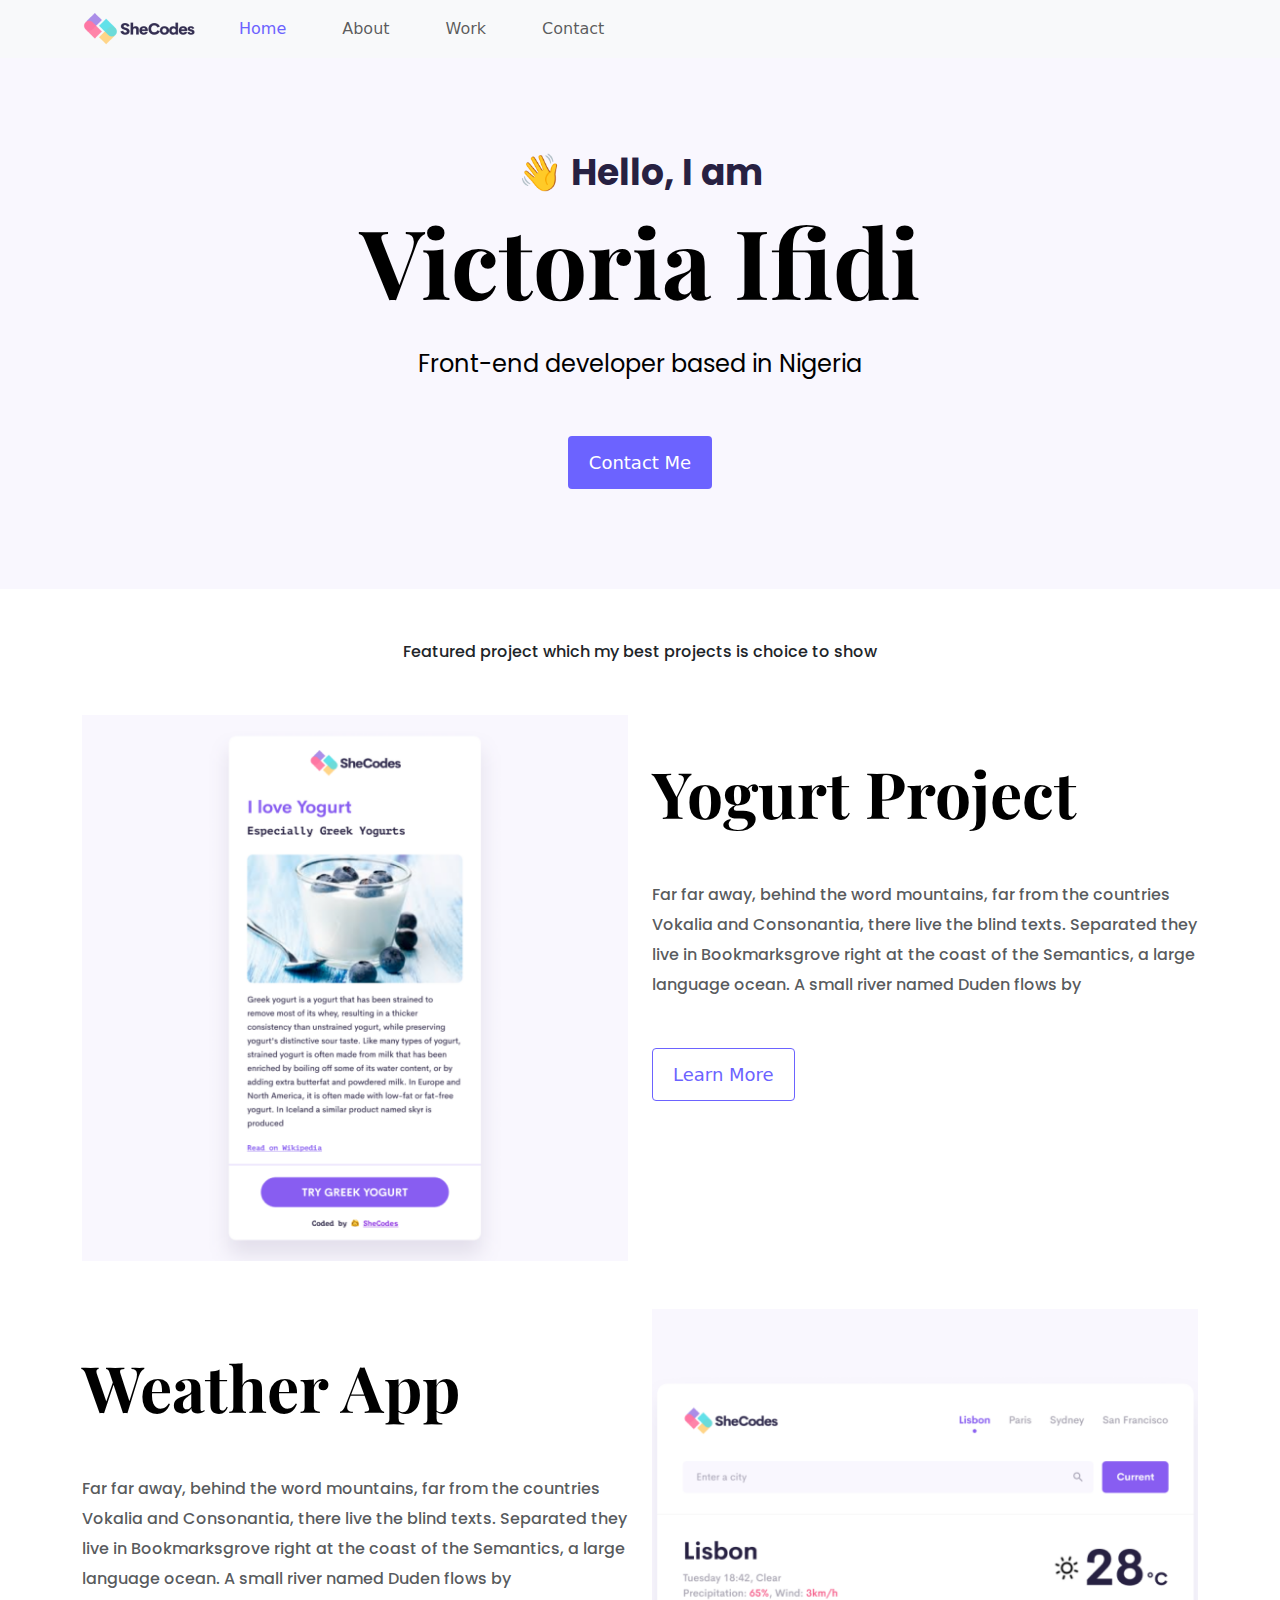
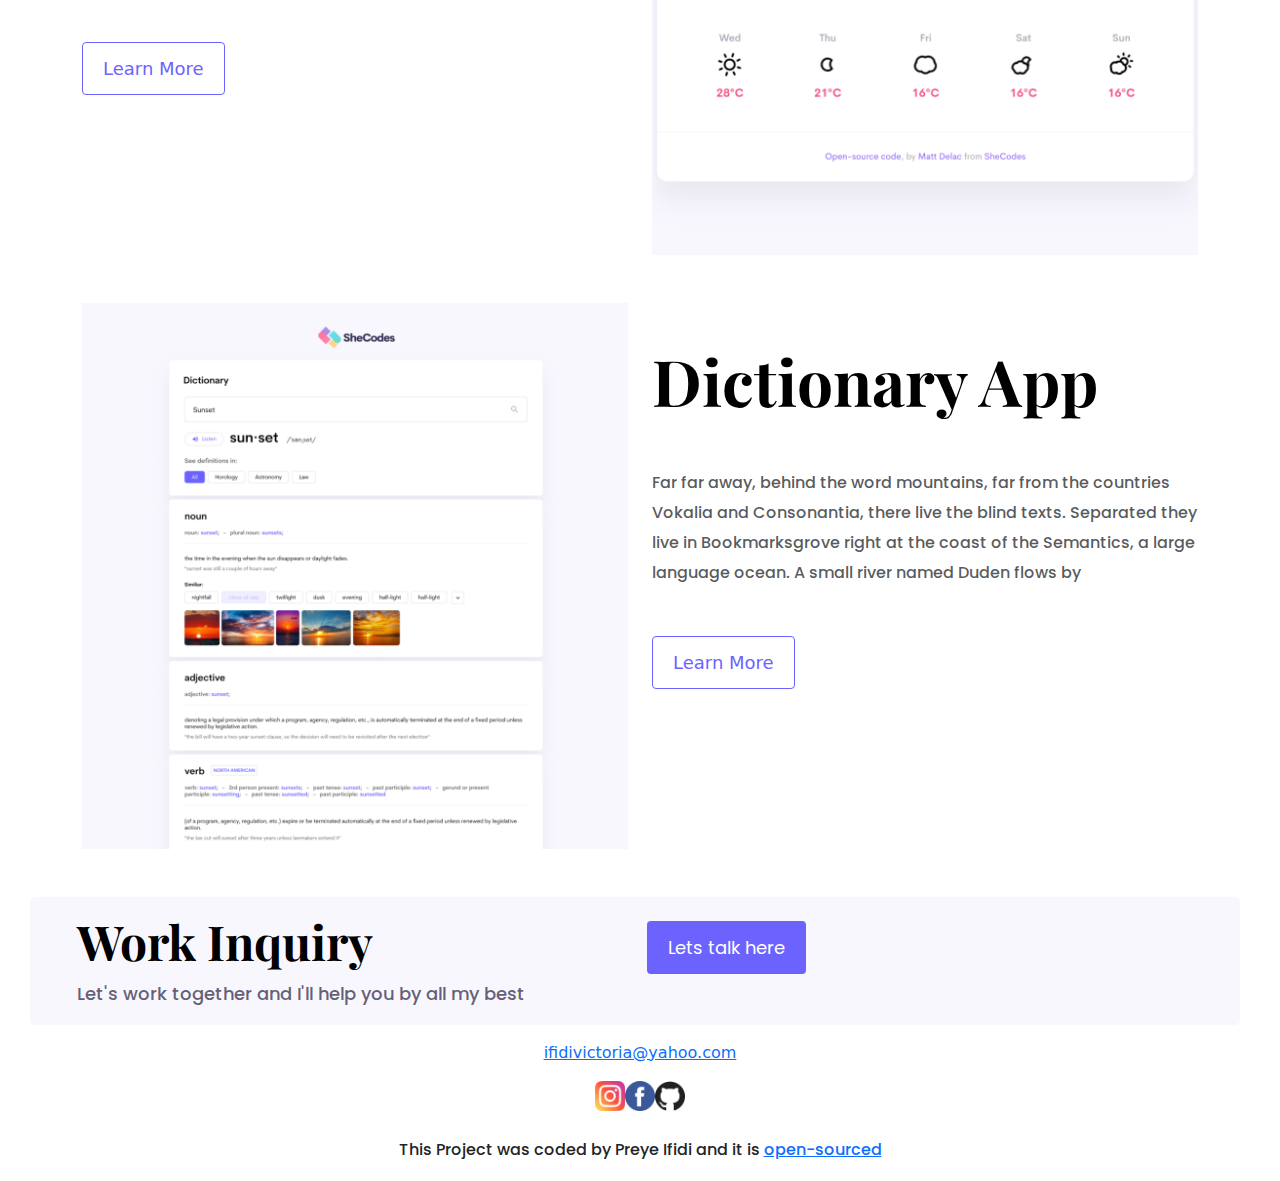
<file: index.html>
<!DOCTYPE html>
<html lang="en">
  <head>
    <meta charset="UTF-8" />
    <meta name="viewport" content="width=device-width, initial-scale=1.0" />
    <meta
      name="description"
      content="Preye Ifidi is a front-end engineer based in Nigeria"
    />
    <title>Front-end developer - Preye Ifidi</title>
    <link
      href="https://cdn.jsdelivr.net/npm/bootstrap@5.3.3/dist/css/bootstrap.min.css"
      rel="stylesheet"
      integrity="sha384-QWTKZyjpPEjISv5WaRU9OFeRpok6YctnYmDr5pNlyT2bRjXh0JMhjY6hW+ALEwIH"
      crossorigin="anonymous"
    />
    <link rel="preconnect" href="https://fonts.googleapis.com" />
    <link rel="preconnect" href="https://fonts.gstatic.com" crossorigin />
    <link
      href="https://fonts.googleapis.com/css2?family=Poppins:ital,wght@0,100;0,200;0,300;0,400;0,500;0,600;0,700;0,800;0,900;1,100;1,200;1,300;1,400;1,500;1,600;1,700;1,800;1,900&display=swap"
      rel="stylesheet"
    />
    <link rel="preconnect" href="https://fonts.googleapis.com" />
    <link rel="preconnect" href="https://fonts.gstatic.com" crossorigin />
    <link
      href="https://fonts.googleapis.com/css2?family=Playfair+Display:ital,wght@0,400..900;1,400..900&family=Poppins:ital,wght@0,100;0,200;0,300;0,400;0,500;0,600;0,700;0,800;0,900;1,100;1,200;1,300;1,400;1,500;1,600;1,700;1,800;1,900&display=swap"
      rel="stylesheet"
    />
    <link rel="stylesheet" href="app.css" />
  </head>
  <script
    src="https://cdn.jsdelivr.net/npm/bootstrap@5.3.3/dist/js/bootstrap.bundle.min.js"
    integrity="sha384-YvpcrYf0tY3lHB60NNkmXc5s9fDVZLESaAA55NDzOxhy9GkcIdslK1eN7N6jIeHz"
    crossorigin="anonymous"
  ></script>
  <body>
    <nav class="navbar navbar-expand-lg bg-body-tertiary">
      <div class="container">
        <a class="navbar-brand" href="#">
          <img
            src="images/logo.png"
            alt="shecodes logo"
            class="logo d-none d-md-block"
        /></a>
        <button
          class="navbar-toggler"
          type="button"
          data-bs-toggle="collapse"
          data-bs-target="#navbarNav"
          aria-controls="navbarNav"
          aria-expanded="false"
          aria-label="Toggle navigation"
        >
          <span class="navbar-toggler-icon"></span>
        </button>
        <div class="collapse navbar-collapse" id="navbarNav">
          <ul class="navbar-nav">
            <li class="nav-item">
              <a
                class="nav-link active"
                aria-current="page"
                href="/"
                title="Homepage"
                >Home</a
              >
            </li>
            <li class="nav-item">
              <a class="nav-link" href="/about.html" title="About Preye"
                >About</a
              >
            </li>
            <li class="nav-item">
              <a class="nav-link" href="/work.html" title="Preye's Work"
                >Work</a
              >
            </li>
            <li class="nav-item">
              <a class="nav-link" href="/contact.html" title="Contact Preye"
                >Contact</a
              >
            </li>
          </ul>
        </div>
      </div>
    </nav>
    <div class="hero">
      <p>👋 Hello, I am</p>
      <h1>Victoria Ifidi</h1>
      <h2 class="mb-5">Front-end developer based in Nigeria</h2>
      <div>
        <a href="/contact.html" class="btn btn-branding" title="contact me"
          >Contact Me</a
        >
      </div>
    </div>
    <p class="m-5 text-center">
      Featured project which my best projects is choice to show
    </p>
    <div class="container">
      <div class="row mb-5">
        <div class="col d-none d-lg-block">
          <img
            src="images/yogurt.png"
            class="img-fluid"
            alt="Yogurt project preview"
          />
        </div>
        <div class="col">
          <div class="project-description"></div>
          <h2 class="mb-5">Yogurt Project</h2>
          <p class="mb-5 text-muted">
            Far far away, behind the word mountains, far from the countries
            Vokalia and Consonantia, there live the blind texts. Separated they
            live in Bookmarksgrove right at the coast of the Semantics, a large
            language ocean. A small river named Duden flows by
          </p>
          <a href="/work.html" class="btn btn-branding-outline">Learn More</a>
        </div>
      </div>
      <div class="row mb-5">
        <div class="col">
          <div class="project-description"></div>
          <h2 class="mb-5">Weather App</h2>
          <p class="mb-5 text-muted" class="weather-app">
            Far far away, behind the word mountains, far from the countries
            Vokalia and Consonantia, there live the blind texts. Separated they
            live in Bookmarksgrove right at the coast of the Semantics, a large
            language ocean. A small river named Duden flows by
          </p>
          <a href="/work.html" class="btn btn-branding-outline">Learn More</a>
        </div>
        <div class="col d-none d-lg-block">
          <img
            src="images/weather.png"
            class="img-fluid"
            alt="Weather project preview"
          />
        </div>
      </div>
      <div class="row mb-3">
        <div class="col d-none d-lg-block">
          <img
            src="images/dictionary.png"
            class="img-fluid"
            alt="Dictionary app preview"
          />
        </div>
        <div class="col">
          <div class="project-description"></div>
          <h2 class="mb-5">Dictionary App</h2>
          <p class="mb-5 text-muted">
            Far far away, behind the word mountains, far from the countries
            Vokalia and Consonantia, there live the blind texts. Separated they
            live in Bookmarksgrove right at the coast of the Semantics, a large
            language ocean. A small river named Duden flows by
          </p>
          <a href="/work.html" class="btn btn-branding-outline">Learn More</a>
        </div>
      </div>
    </div>
    <footer>
      <div class="container mt-5">
        <div class="row">
          <div class="col-6">
            <h3 class="mt-3 work-inquiry">Work Inquiry</h3>
            <p class="mb-3 inquiry-p">
              Let's work together and I'll help you by all my best
            </p>
          </div>
          <div class="col-6 talk">
            <a href="/contact.html" class="btn btn-branding mt-4"
              >Lets talk here</a
            >
          </div>
        </div>
      </div>
    </footer>
    <div class="text-center mt-3">
      <a href="mailto:ifidivictoria@yahoo.com" title="Email Preye"
        >ifidivictoria@yahoo.com</a
      >
    </div>
    <div class="image-container d-flex justify-content-center mt-3 mb-4">
      <a
        href="https//www.instagram.com"
        target="_blank"
        title="Instagram Profile"
      >
        <img src="images/instagram.png" />
      </a>

      <a
        href="https//www.facebook.com"
        target="_blank"
        title="Facebook Profile"
      >
        <img src="images/facebook.png" />
      </a>

      <a
        href="https://github.com/Preye-Ifidi/Homepage-hero"
        target="_blank"
        title="Github Profile"
      >
        <img src="images/github.png" />
      </a>
    </div>
    <p class="text-center">
      This Project was coded by Preye Ifidi and it is
      <a href="https://github.com/Preye-Ifidi/Homepage-hero" target="_blank">
        open-sourced</a
      >
    </p>
  </body>
</html>
</file>
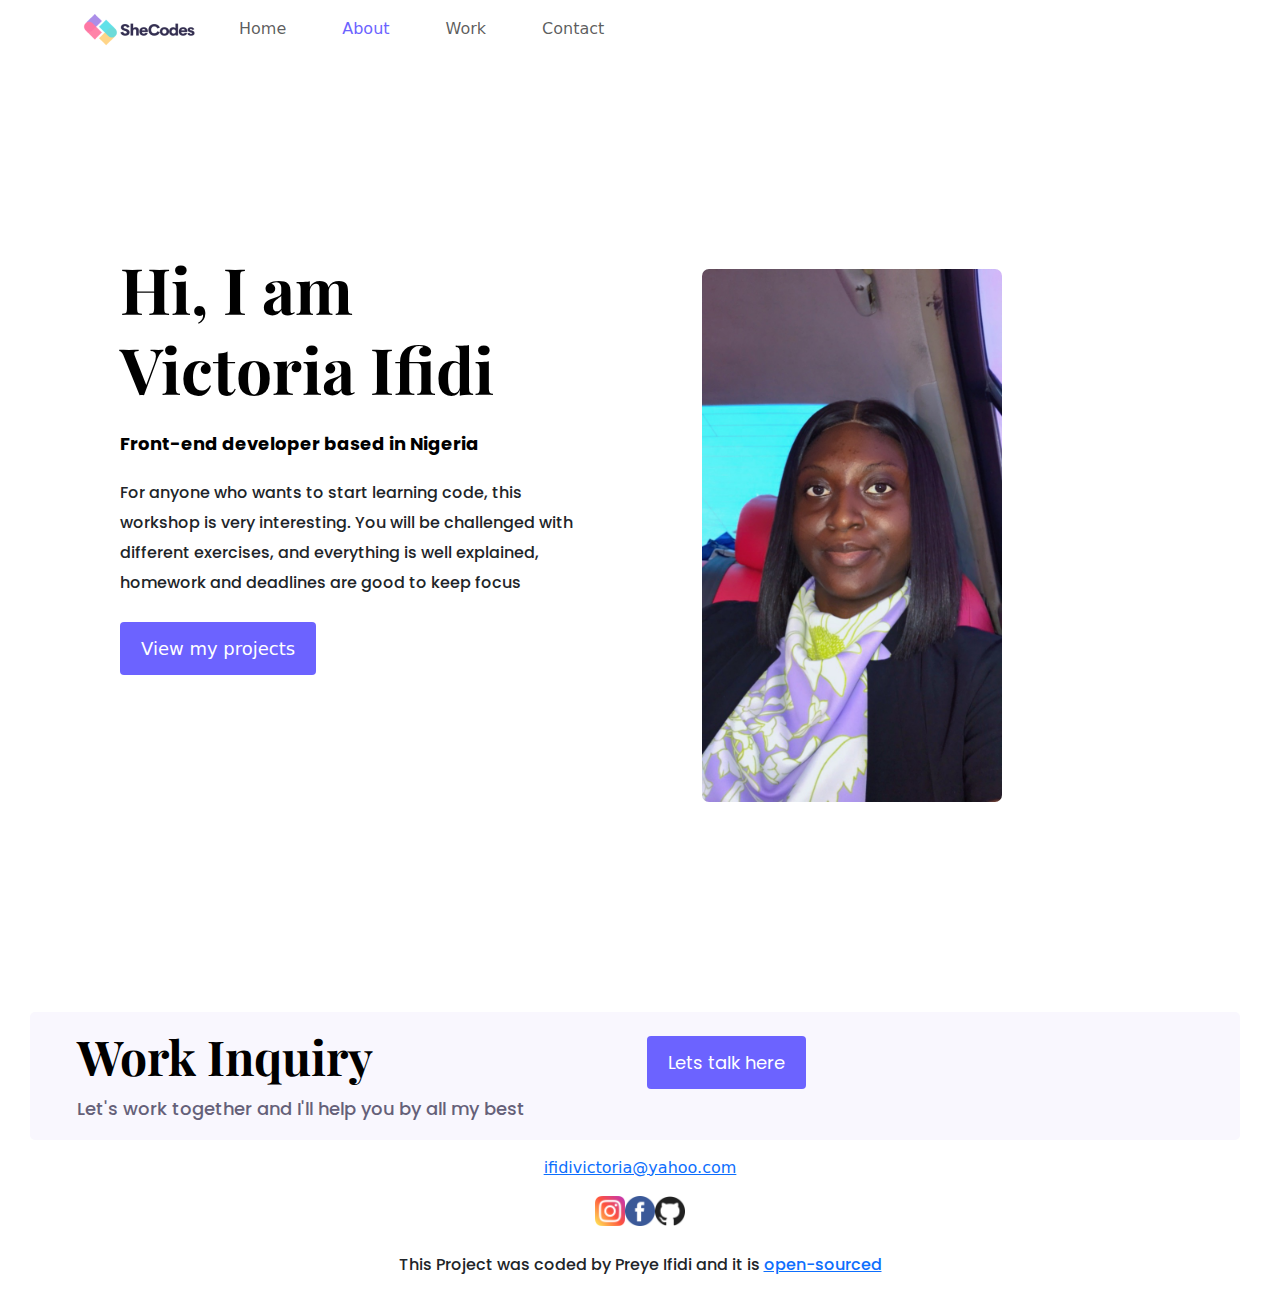
<file: about.html>
<!DOCTYPE html>
<html lang="en">
  <head>
    <meta charset="UTF-8" />
    <meta name="viewport" content="width=device-width, initial-scale=1.0" />
    <title>About Me</title>
    <link
      href="https://cdn.jsdelivr.net/npm/bootstrap@5.3.3/dist/css/bootstrap.min.css"
      rel="stylesheet"
      integrity="sha384-QWTKZyjpPEjISv5WaRU9OFeRpok6YctnYmDr5pNlyT2bRjXh0JMhjY6hW+ALEwIH"
      crossorigin="anonymous"
    />
    <link rel="preconnect" href="https://fonts.googleapis.com" />
    <link rel="preconnect" href="https://fonts.gstatic.com" crossorigin />
    <link
      href="https://fonts.googleapis.com/css2?family=Poppins:ital,wght@0,100;0,200;0,300;0,400;0,500;0,600;0,700;0,800;0,900;1,100;1,200;1,300;1,400;1,500;1,600;1,700;1,800;1,900&display=swap"
      rel="stylesheet"
    />
    <link rel="preconnect" href="https://fonts.googleapis.com" />
    <link rel="preconnect" href="https://fonts.gstatic.com" crossorigin />
    <link
      href="https://fonts.googleapis.com/css2?family=Playfair+Display:ital,wght@0,400..900;1,400..900&family=Poppins:ital,wght@0,100;0,200;0,300;0,400;0,500;0,600;0,700;0,800;0,900;1,100;1,200;1,300;1,400;1,500;1,600;1,700;1,800;1,900&display=swap"
      rel="stylesheet"
    />
    <link rel="stylesheet" href="app.css" />
  </head>
  <script
    src="https://cdn.jsdelivr.net/npm/bootstrap@5.3.3/dist/js/bootstrap.bundle.min.js"
    integrity="sha384-YvpcrYf0tY3lHB60NNkmXc5s9fDVZLESaAA55NDzOxhy9GkcIdslK1eN7N6jIeHz"
    crossorigin="anonymous"
  ></script>
  <body>
    <nav class="navbar navbar-expand-lg bg-white">
      <div class="container">
        <a class="navbar-brand" href="#">
          <img src="images/logo.png" alt="" class="img-fluid"
        /></a>
        <button
          class="navbar-toggler"
          type="button"
          data-bs-toggle="collapse"
          data-bs-target="#navbarNav"
          aria-controls="navbarNav"
          aria-expanded="false"
          aria-label="Toggle navigation"
        >
          <span class="navbar-toggler-icon"></span>
        </button>
        <div class="collapse navbar-collapse" id="navbarNav">
          <ul class="navbar-nav">
            <li class="nav-item">
              <a class="nav-link" aria-current="page" href="/" title="Homepage"
                >Home</a
              >
            </li>
            <li class="nav-item">
              <a class="nav-link active" href="/about.html" title="About Preye"
                >About</a
              >
            </li>
            <li class="nav-item">
              <a class="nav-link" href="/work.html" title="Preye's Work"
                >Work</a
              >
            </li>
            <li class="nav-item">
              <a class="nav-link" href="/contact.html" title="Contact Preye"
                >Contact</a
              >
            </li>
          </ul>
        </div>
      </div>
    </nav>
    <div class="about-section container">
      <div class="row">
        <div class="col-md-6">
          <div class="about-section-content">
            <h1 class="mb-4">Hi, I am Victoria Ifidi</h1>
            <h2 class="mb-4">Front-end developer based in Nigeria</h2>
            <p class="mb-4">
              For anyone who wants to start learning code, this workshop is very
              interesting. You will be challenged with different exercises, and
              everything is well explained, homework and deadlines are good to
              keep focus
            </p>
            <a href="/work.html" class="btn btn-branding">View my projects</a>
          </div>
        </div>
        <div class="col-md-6">
          <img src="images/preye.JPG" class="img-fluid photo-me" />
        </div>
      </div>
    </div>
    <footer>
      <div class="container">
        <div class="row">
          <div class="col-6">
            <h3 class="mt-3 work-inquiry">Work Inquiry</h3>
            <p class="mb-3 inquiry-p">
              Let's work together and I'll help you by all my best
            </p>
          </div>
          <div class="col-6 talk">
            <a href="/contact.html" class="btn btn-branding mt-4"
              >Lets talk here</a
            >
          </div>
        </div>
      </div>
    </footer>
    <div class="text-center mt-3">
      <a href="mailto:ifidivictoria@yahoo.com" title="Email Preye"
        >ifidivictoria@yahoo.com</a
      >
    </div>
    <div class="image-container d-flex justify-content-center mt-3 mb-4">
      <a
        href="https//www.instagram.com"
        target="_blank"
        title="Instagram Profile"
      >
        <img src="images/instagram.png" />
      </a>

      <a
        href="https//www.facebook.com"
        target="_blank"
        title="Facebook Profile"
      >
        <img src="images/facebook.png" />
      </a>

      <a
        href="https://github.com/Preye-Ifidi/Homepage-hero"
        target="_blank"
        title="Github Profile"
      >
        <img src="images/github.png" />
      </a>
    </div>
    <p class="text-center">
      This Project was coded by Preye Ifidi and it is
      <a href="https://github.com/Preye-Ifidi/Homepage-hero"> open-sourced</a>
    </p>
  </body>
</html>
</file>
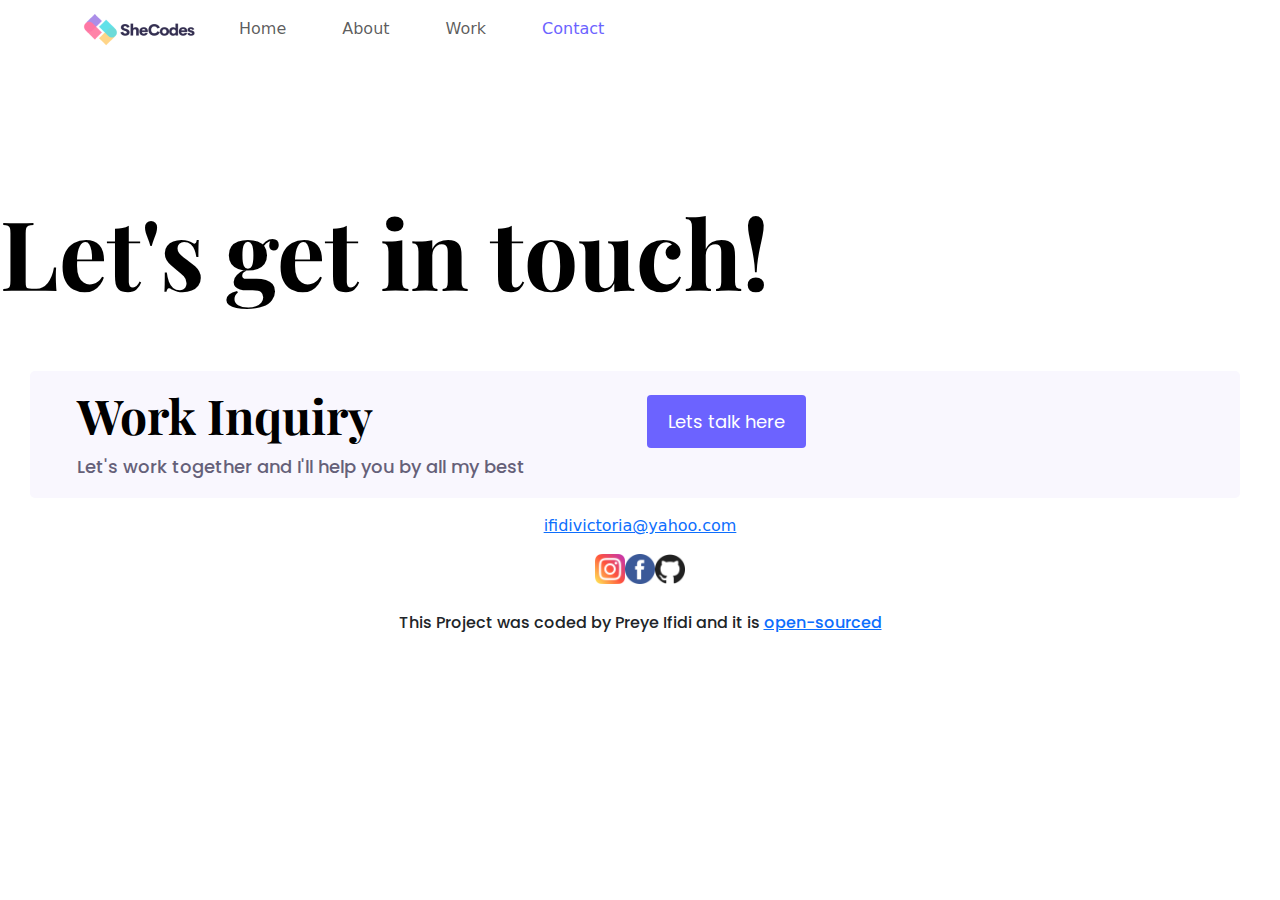
<file: contact.html>
<!DOCTYPE html>
<html lang="en">
  <head>
    <meta charset="UTF-8" />
    <meta name="viewport" content="width=device-width, initial-scale=1.0" />
    <title>Contact Me</title>
    <link
      href="https://cdn.jsdelivr.net/npm/bootstrap@5.3.3/dist/css/bootstrap.min.css"
      rel="stylesheet"
      integrity="sha384-QWTKZyjpPEjISv5WaRU9OFeRpok6YctnYmDr5pNlyT2bRjXh0JMhjY6hW+ALEwIH"
      crossorigin="anonymous"
    />
    <link rel="preconnect" href="https://fonts.googleapis.com" />
    <link rel="preconnect" href="https://fonts.gstatic.com" crossorigin />
    <link
      href="https://fonts.googleapis.com/css2?family=Poppins:ital,wght@0,100;0,200;0,300;0,400;0,500;0,600;0,700;0,800;0,900;1,100;1,200;1,300;1,400;1,500;1,600;1,700;1,800;1,900&display=swap"
      rel="stylesheet"
    />
    <link rel="preconnect" href="https://fonts.googleapis.com" />
    <link rel="preconnect" href="https://fonts.gstatic.com" crossorigin />
    <link
      href="https://fonts.googleapis.com/css2?family=Playfair+Display:ital,wght@0,400..900;1,400..900&family=Poppins:ital,wght@0,100;0,200;0,300;0,400;0,500;0,600;0,700;0,800;0,900;1,100;1,200;1,300;1,400;1,500;1,600;1,700;1,800;1,900&display=swap"
      rel="stylesheet"
    />
    <link rel="stylesheet" href="app.css" />
  </head>
  <script
    src="https://cdn.jsdelivr.net/npm/bootstrap@5.3.3/dist/js/bootstrap.bundle.min.js"
    integrity="sha384-YvpcrYf0tY3lHB60NNkmXc5s9fDVZLESaAA55NDzOxhy9GkcIdslK1eN7N6jIeHz"
    crossorigin="anonymous"
  ></script>
  <body>
    <nav class="navbar navbar-expand-lg bg-white">
      <div class="container">
        <a class="navbar-brand" href="#">
          <img src="images/logo.png" alt="" class="img-fluid"
        /></a>
        <button
          class="navbar-toggler"
          type="button"
          data-bs-toggle="collapse"
          data-bs-target="#navbarNav"
          aria-controls="navbarNav"
          aria-expanded="false"
          aria-label="Toggle navigation"
        >
          <span class="navbar-toggler-icon"></span>
        </button>
        <div class="collapse navbar-collapse" id="navbarNav">
          <ul class="navbar-nav">
            <li class="nav-item">
              <a class="nav-link" aria-current="page" href="/" title="Homepage"
                >Home</a
              >
            </li>
            <li class="nav-item">
              <a class="nav-link" href="/about.html" title="About Preye"
                >About</a
              >
            </li>
            <li class="nav-item">
              <a class="nav-link" href="/work.html" title="Preye's Work"
                >Work</a
              >
            </li>
            <li class="nav-item">
              <a
                class="nav-link active"
                href="/contact.html"
                title="Contact Preye"
                >Contact</a
              >
            </li>
          </ul>
        </div>
      </div>
    </nav>
    <div class="contact-section">
      <h1>Let's get in touch!</h1>
    </div>
    <footer>
      <div class="container">
        <div class="row">
          <div class="col-6">
            <h3 class="mt-3 work-inquiry">Work Inquiry</h3>
            <p class="mb-3 inquiry-p">
              Let's work together and I'll help you by all my best
            </p>
          </div>
          <div class="col-6 talk">
            <a href="/contact.html" class="btn btn-branding mt-4"
              >Lets talk here</a
            >
          </div>
        </div>
      </div>
    </footer>
    <div class="text-center mt-3">
      <a href="mailto:ifidivictoria@yahoo.com" title="Email Preye"
        >ifidivictoria@yahoo.com</a
      >
    </div>
    <div class="image-container d-flex justify-content-center mt-3 mb-4">
      <a
        href="https//www.instagram.com"
        target="_blank"
        title="Instagram Profile"
      >
        <img src="images/instagram.png" />
      </a>

      <a
        href="https//www.facebook.com"
        target="_blank"
        title="Facebook Profile"
      >
        <img src="images/facebook.png" />
      </a>

      <a
        href="https://github.com/Preye-Ifidi/Homepage-hero"
        target="_blank"
        title="Github Profile"
      >
        <img src="images/github.png" />
      </a>
    </div>
    <p class="text-center">
      This Project was coded by Preye Ifidi and it is
      <a href="https://github.com/Preye-Ifidi/Homepage-hero"> open-sourced</a>
    </p>
  </body>
</html>
</file>
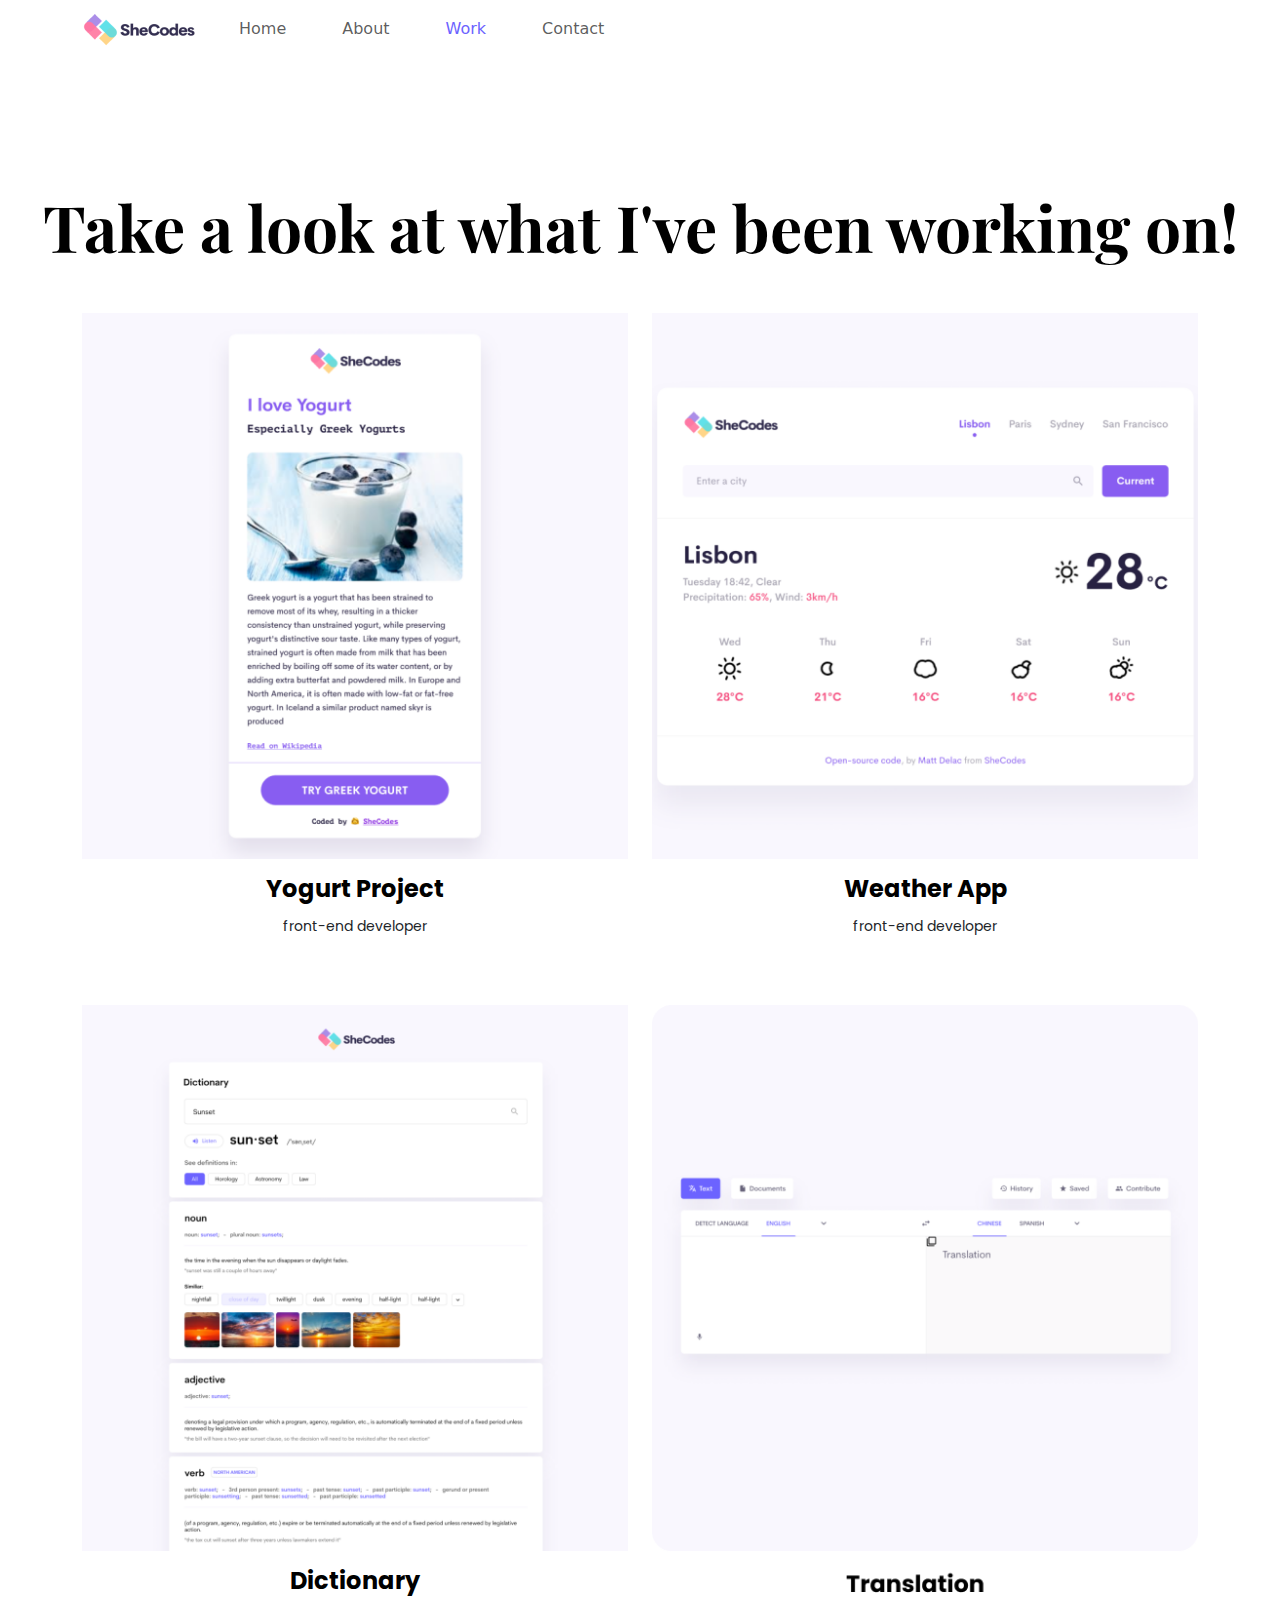
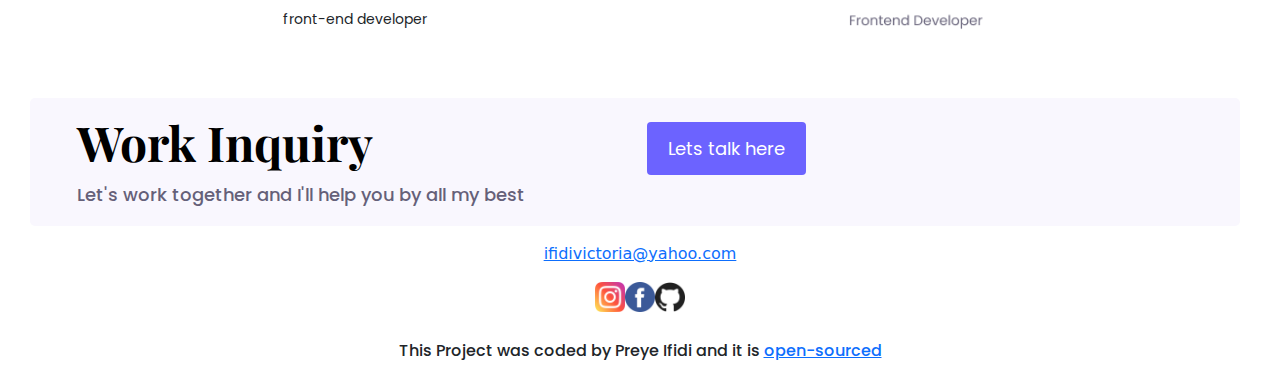
<file: work.html>
<!DOCTYPE html>
<html lang="en">
  <head>
    <meta charset="UTF-8" />
    <meta name="viewport" content="width=device-width, initial-scale=1.0" />
    <title>My Work</title>
    <link
      href="https://cdn.jsdelivr.net/npm/bootstrap@5.3.3/dist/css/bootstrap.min.css"
      rel="stylesheet"
      integrity="sha384-QWTKZyjpPEjISv5WaRU9OFeRpok6YctnYmDr5pNlyT2bRjXh0JMhjY6hW+ALEwIH"
      crossorigin="anonymous"
    />
    <link rel="preconnect" href="https://fonts.googleapis.com" />
    <link rel="preconnect" href="https://fonts.gstatic.com" crossorigin />
    <link
      href="https://fonts.googleapis.com/css2?family=Poppins:ital,wght@0,100;0,200;0,300;0,400;0,500;0,600;0,700;0,800;0,900;1,100;1,200;1,300;1,400;1,500;1,600;1,700;1,800;1,900&display=swap"
      rel="stylesheet"
    />
    <link rel="preconnect" href="https://fonts.googleapis.com" />
    <link rel="preconnect" href="https://fonts.gstatic.com" crossorigin />
    <link
      href="https://fonts.googleapis.com/css2?family=Playfair+Display:ital,wght@0,400..900;1,400..900&family=Poppins:ital,wght@0,100;0,200;0,300;0,400;0,500;0,600;0,700;0,800;0,900;1,100;1,200;1,300;1,400;1,500;1,600;1,700;1,800;1,900&display=swap"
      rel="stylesheet"
    />
    <link rel="stylesheet" href="app.css" />
  </head>
  <script
    src="https://cdn.jsdelivr.net/npm/bootstrap@5.3.3/dist/js/bootstrap.bundle.min.js"
    integrity="sha384-YvpcrYf0tY3lHB60NNkmXc5s9fDVZLESaAA55NDzOxhy9GkcIdslK1eN7N6jIeHz"
    crossorigin="anonymous"
  ></script>
  <body>
    <nav class="navbar navbar-expand-lg bg-white">
      <div class="container">
        <a class="navbar-brand" href="#">
          <img src="images/logo.png" alt="" class="img-fluid"
        /></a>
        <button
          class="navbar-toggler"
          type="button"
          data-bs-toggle="collapse"
          data-bs-target="#navbarNav"
          aria-controls="navbarNav"
          aria-expanded="false"
          aria-label="Toggle navigation"
        >
          <span class="navbar-toggler-icon"></span>
        </button>
        <div class="collapse navbar-collapse" id="navbarNav">
          <ul class="navbar-nav">
            <li class="nav-item">
              <a class="nav-link" aria-current="page" href="/" title="Homepage"
                >Home</a
              >
            </li>
            <li class="nav-item">
              <a class="nav-link" href="/about.html" title="About Preye"
                >About</a
              >
            </li>
            <li class="nav-item">
              <a class="nav-link active" href="/work.html" title="Preye's Work"
                >Work</a
              >
            </li>
            <li class="nav-item">
              <a class="nav-link" href="/contact.html" title="Contact Preye"
                >Contact</a
              >
            </li>
          </ul>
        </div>
      </div>
    </nav>
    <div class="work-section">
      <h1>Take a look at what I've been working on!</h1>
    </div>
    <div class="container labels">
      <div class="row">
        <div class="col-6">
          <img src="images/yogurt.png" class="img-fluid" />
          <h5 class="mt-3 text-center">Yogurt Project</h5>
          <p class="text-center">front-end developer</p>
        </div>
        <div class="col-6">
          <img src="images/weather.png" class="img-fluid" />
          <h5 class="mt-3 text-center">Weather App</h5>
          <p class="text-center">front-end developer</p>
        </div>
      </div>
      <div class="row mt-5">
        <div class="col-6">
          <img src="images/dictionary.png" class="img-fluid" />
          <h5 class="mt-3 text-center">Dictionary</h5>
          <p class="text-center">front-end developer</p>
        </div>
        <div class="col-6">
          <img src="images/translation.png" class="img-fluid" />
        </div>
      </div>
    </div>
    <footer>
      <div class="container mt-5">
        <div class="row">
          <div class="col-6">
            <h3 class="mt-3 work-inquiry">Work Inquiry</h3>
            <p class="mb-3 inquiry-p">
              Let's work together and I'll help you by all my best
            </p>
          </div>
          <div class="col-6 talk">
            <a href="/contact.html" class="btn btn-branding mt-4"
              >Lets talk here</a
            >
          </div>
        </div>
      </div>
    </footer>
    <div class="text-center mt-3">
      <a href="mailto:ifidivictoria@yahoo.com" title="Email Preye"
        >ifidivictoria@yahoo.com</a
      >
    </div>
    <div class="image-container d-flex justify-content-center mt-3 mb-4">
      <a
        href="https//www.instagram.com"
        target="_blank"
        title="Instagram Profile"
      >
        <img src="images/instagram.png" />
      </a>

      <a
        href="https//www.facebook.com"
        target="_blank"
        title="Facebook Profile"
      >
        <img src="images/facebook.png" />
      </a>

      <a
        href="https://github.com/Preye-Ifidi/Homepage-hero"
        target="_blank"
        title="Github Profile"
      >
        <img src="images/github.png" />
      </a>
    </div>
    <p class="text-center">
      This Project was coded by Preye Ifidi and it is
      <a href="https://github.com/Preye-Ifidi/Homepage-hero" target="_blank">
        open-sourced</a
      >
    </p>
  </body>
</html>
</file>
<file: app.css>
:root {
  --branding-color: #6c63ff;
  --heading-font-family: "Poppins", sans-serif;
  --default-font-family: "Playfair Display", serif;
  --secondary-color: #f9f7fe;
}

h1,
h2,
h3,
h4,
h5,
h6 {
  color: black;
  font-family: var(--default-font-family);
  font-weight: bold;
}

h1 {
  font-size: 96px;
  line-height: 1.5;
}

h2 {
  font-size: 64px;
}

p {
  font-family: var(--heading-font-family);
  font-weight: 500;
  font-style: normal;
  font-size: 16px;
  line-height: 30px;
}

footer {
  font-size: 30px;
  font-family: var(--default-font-family);
  background-color: var(--secondary-color);
  margin-right: 40px;
  margin-left: 30px;
  max-width: 100%;
  border-radius: 5px;
}

footer p {
  font-size: 18px;
  font-family: var(--heading-font-family);
}

.hero {
  background-color: var(--secondary-color);
  text-align: center;
  padding: 100px 20px;
}

.hero p {
  font-size: 36px;
  font-weight: bold;
  margin: 0;
  color: #272142;
}

.hero h2 {
  font-family: var(--heading-font-family);
  font-weight: normal;
  font-size: 24px;
  line-height: 2;
}

.btn-branding {
  background-color: var(--branding-color);
  color: #ffffff;
  border-radius: 4px;
  font-size: 18px;
  line-height: 27px;
  padding: 12px 20px;
  max-width: 100%;
}

.btn-branding-outline {
  border: 1px #6c63ff solid;
  color: var(--branding-color);
  border-radius: 4px;
  font-size: 18px;
  line-height: 27px;
  padding: 12px 20px;
}

.project-description {
  padding: 20px 10px;
}

.weather-app {
  font-family: var(--default-font-family);
}

.about-section {
  padding: 160px 20px;
}

.about-section h1 {
  font-size: 64px;
  font-family: var(--default-font-family);
  line-height: 80px;
}

.about-section h2 {
  font-size: 18px;
  font-family: var(--heading-font-family);
}

.about-section-content {
  margin: 30px;
}
.photo-me {
  width: 300px;
  height: auto;
  border-radius: 7px;
  margin: 50px 50px;
}

.work-section h1 {
  text-align: center;
  font-size: 64px;
  padding-top: 120px;
  padding-bottom: 30px;
}

.contact-section {
  font-size: 64px;
  padding-top: 120px;
  padding-bottom: 40px;
}

.labels h5 {
  font-family: var(--heading-font-family);
  font-size: 24px;
}

.labels p {
  font-family: var(--heading-font-family);
  font-size: 14px;
  font-weight: normal;
}

.work-inquiry {
  font-size: 48px;
  font-family: var(--default-font-family);
}

.inquiry-p {
  font-family: var(--heading-font-family);
  font-size: 18px;
  color: #272142;
  opacity: 70%;
}

.talk {
  font-family: var(--heading-font-family);
  font-size: 12px;
  font-weight: 100;
}

.active {
  color: var(--branding-color) !important;
}

.nav-item {
  padding: 0 20px;
  line-height: 14px;
}

.image-container {
  display: flex;
  flex-wrap: wrap;
  justify-content: space-evenly;
}

.image-container img {
  width: 30px;
  height: auto;
}

@media (max-width: 576px) {
  h1 {
    font-size: 44px;
  }

  h2 {
    font-size: 44px;
  }

  .about-section,
  .project-description {
    font-size: 20px;
    text-align: center;
    padding: 0;
  }

  .hero {
    font-size: 20px;
    padding-top: 80px;
    text-align: center;
  }

  .work-section {
    font-size: 20px;
    padding-top: 0;
    text-align: center;
  }

  .footer {
    max-width: 100%;
  }

  .btn-branding {
    max-width: 100%;
    margin: 30px;
  }
}
</file>
